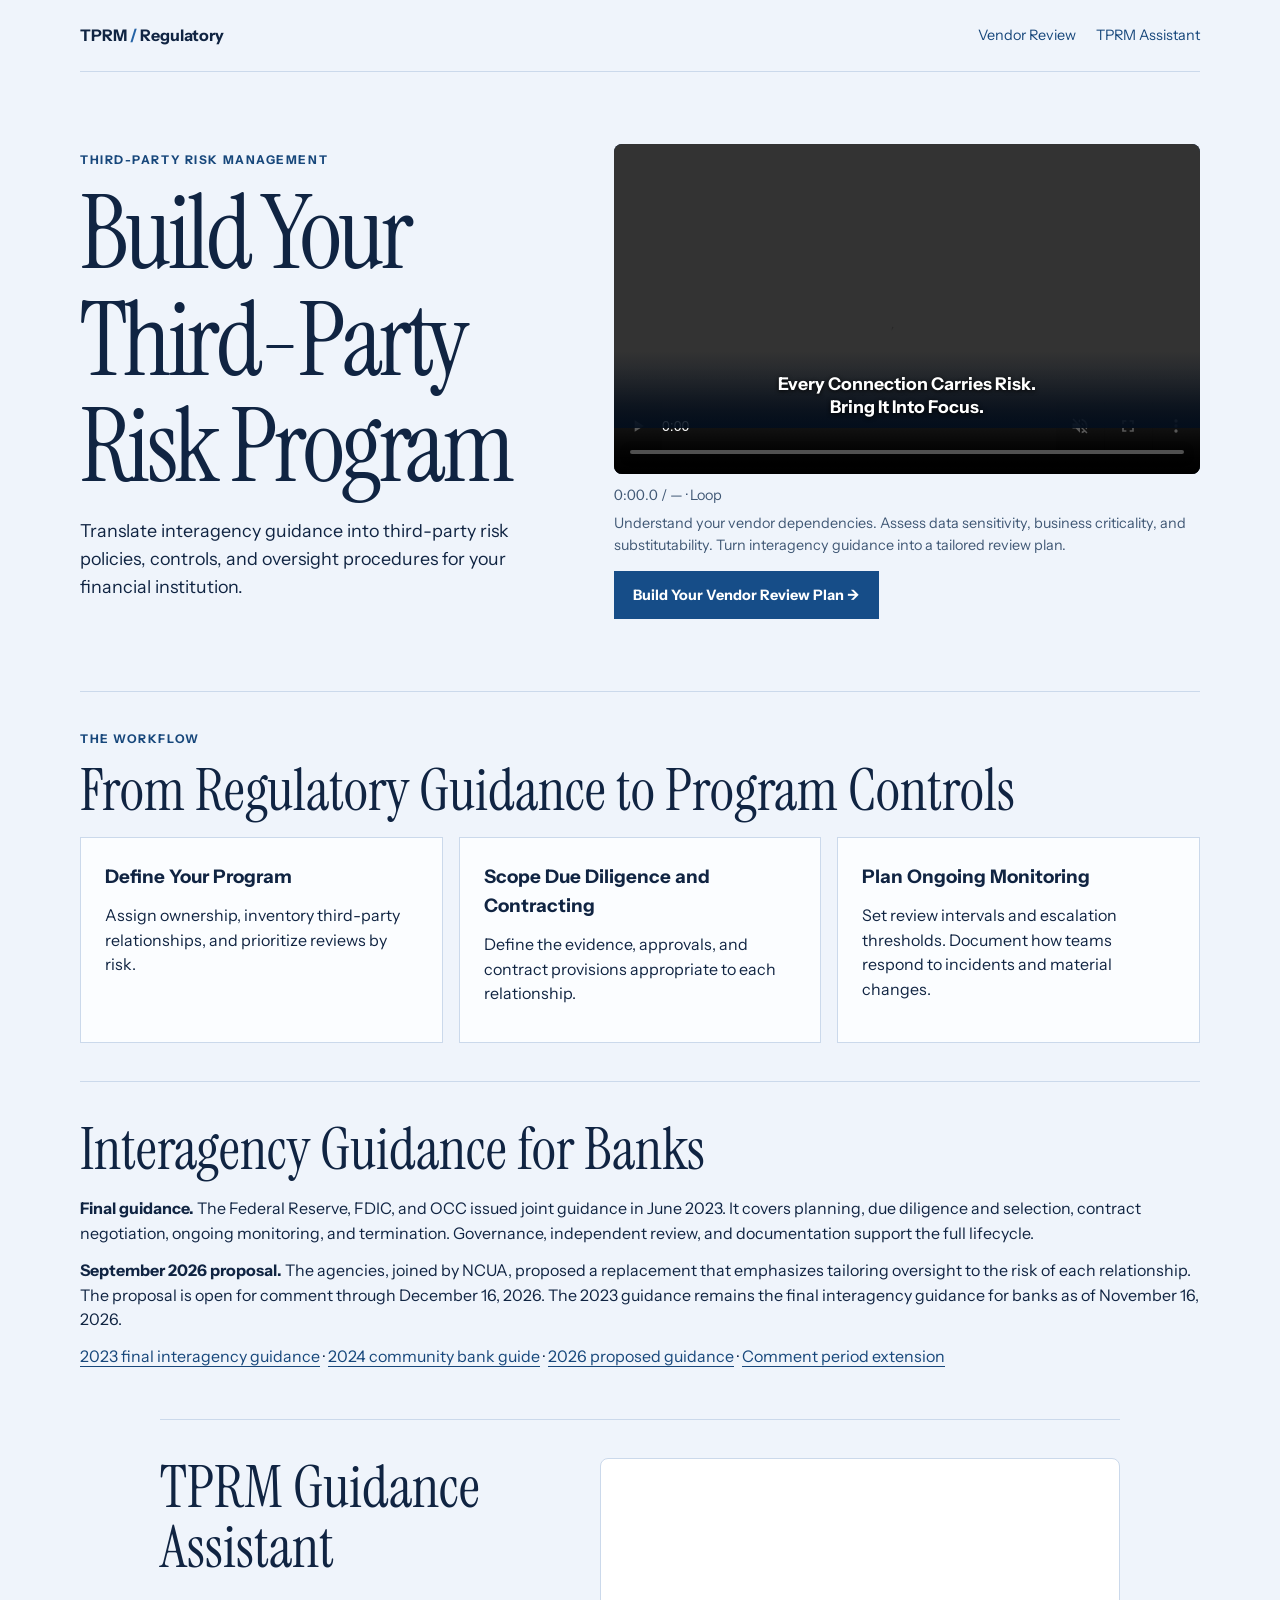
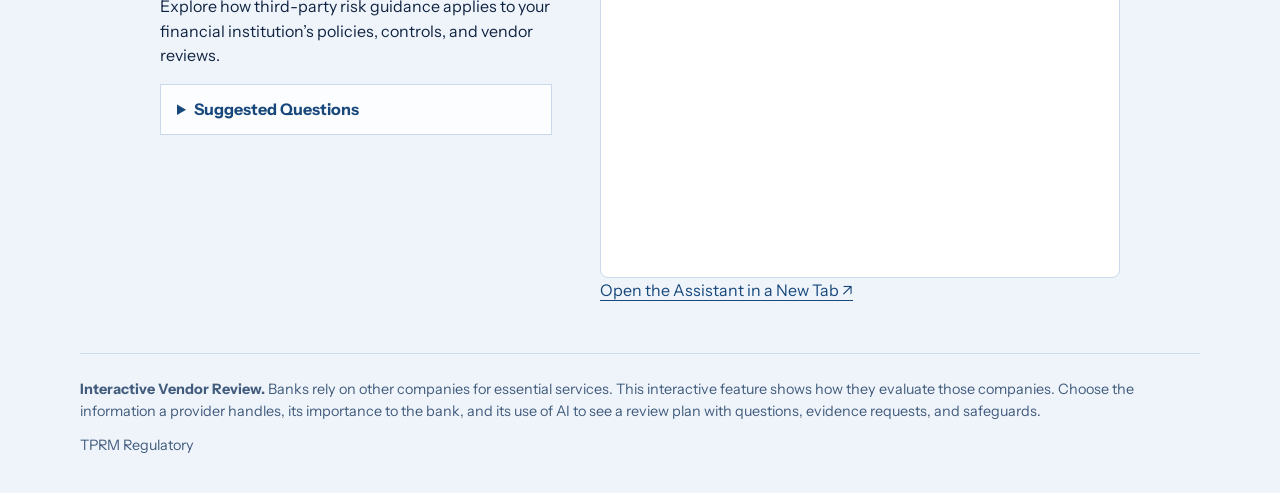
<file: index.html>
<!doctype html>
<html lang="en"><head><meta charset="utf-8"><meta name="viewport" content="width=device-width, initial-scale=1"><title >Build Your Third-Party Risk Program | TPRM Regulatory</title><link rel="stylesheet" href="site.css?v=blue"><style>
@media (min-width: 900px) {
  .hero { grid-template-columns: minmax(0, 1fr) minmax(0, 1.2fr); gap: clamp(28px, 3.5vw, 48px); }
}
.hero-film { margin: 0; min-width: 0; }
.hero-video-stage { position: relative; container-type: inline-size; }
.hero-video-message {
  position: absolute;
  left: 0;
  right: 0;
  bottom: 46px;
  padding: 1.4rem .8rem .55rem;
  background: linear-gradient(transparent, rgba(3, 14, 29, .94));
  color: #fff;
  text-align: center;
  pointer-events: none;
  font-size: clamp(12px, 3cqw, 20px);
  font-weight: 700;
  line-height: 1.3;
  text-shadow: 0 1px 4px #000;
}
.hero-film .button { display: inline-block; margin-top: .9rem; }
.hero-film-cue {
  display: block;
  margin-bottom: .25rem;
  color: #082344;
  font-size: 1rem;
  font-weight: 700;
  line-height: 1.35;
}
.hero-film video { aspect-ratio: 16 / 9; object-fit: contain; filter: none; border-radius: 8px; }
.hero-film figcaption { margin-top: .65rem; color: #405875; font-size: .9rem; }
</style><style>
.chat > p:first-of-type { max-width: 65ch; }
.chat details { margin: 1rem 0; padding: .75rem 1rem; border: 1px solid var(--line); background: #fbfdff; }
.chat summary { color: var(--green); font-weight: 700; cursor: pointer; }
.chat details ul { margin: .6rem 0 0; padding-left: 1.4rem; }
.chat { display: grid; grid-template-columns: minmax(0, 1fr) minmax(0, 520px); align-items: start; gap: clamp(1rem, 4vw, 3rem); max-width: 960px; margin-inline: auto; }
.chat .assistant-panel { min-width: 0; }
.chat iframe { height: 420px; border-radius: 8px; }
@media (max-width: 760px) {
  .chat { grid-template-columns: minmax(0, 1fr); }
  .chat iframe { height: 380px; }
}
</style></head>
<body><header><a class="brand" href="./">TPRM<span> / </span>Regulatory</a><nav aria-label="Main navigation"><a href="review.html" >Vendor Review</a><a href="#chat" >TPRM Assistant</a></nav></header><main><section class="hero"><div><p class="eyebrow">THIRD-PARTY RISK MANAGEMENT</p><h1 >Build Your Third-Party Risk Program</h1><p>Translate interagency guidance into third-party risk policies, controls, and oversight procedures for your financial institution.</p></div><figure class="hero-film">
  <div class="hero-video-stage">
    <video controls autoplay muted loop playsinline preload="auto" aria-label="AI-generated cinematic reveal of USA Bank and its vendor network. Every connection carries risk. Bring it into focus."><source src="tprm-usa-bank.mp4" type="video/mp4"></video>
    <div class="hero-video-message" aria-hidden="true">Every Connection Carries Risk.<br>Bring It Into Focus.</div>
  </div>
  <figcaption>
    <output id="hero-video-time" aria-label="Video elapsed time and duration" aria-live="off" style="display:block;margin-bottom:.35rem;font-variant-numeric:tabular-nums">0:00.0 / — · Loop</output>
    Understand your vendor dependencies. Assess data sensitivity, business criticality, and substitutability. Turn interagency guidance into a tailored review plan.
    <a class="button" href="review.html?v=title-case">Build Your Vendor Review Plan <span aria-hidden="true">→</span></a>
  </figcaption>
  <script>
    const heroVideo = document.querySelector('.hero-film video');
    const heroTime = document.getElementById('hero-video-time');

    function formatVideoTime(seconds) {
      const tenths = Math.floor(seconds * 10);
      const minutes = Math.floor(tenths / 600);
      const remainder = String(Math.floor(tenths / 10) % 60).padStart(2, '0');
      return `${minutes}:${remainder}.${tenths % 10}`;
    }

    function updateVideoDisplay() {
      if (!Number.isFinite(heroVideo.duration) || heroVideo.duration <= 0) return;
      heroTime.textContent = `${formatVideoTime(heroVideo.currentTime)} / ${formatVideoTime(heroVideo.duration)} · Loop`;
    }

    heroVideo.addEventListener('loadedmetadata', updateVideoDisplay);
    heroVideo.addEventListener('timeupdate', updateVideoDisplay);
    updateVideoDisplay();
  </script>
</figure></section><section class="summary"><p class="eyebrow">THE WORKFLOW</p><h2 >From Regulatory Guidance to Program Controls</h2><div class="grid"><article><h3 >Define Your Program</h3><p>Assign ownership, inventory third-party relationships, and prioritize reviews by risk.</p></article><article><h3 >Scope Due Diligence and Contracting</h3><p>Define the evidence, approvals, and contract provisions appropriate to each relationship.</p></article><article><h3 >Plan Ongoing Monitoring</h3><p>Set review intervals and escalation thresholds. Document how teams respond to incidents and material changes.</p></article></div></section><section class="summary" aria-labelledby="guidance-heading">
  <h2 id="guidance-heading" >Interagency Guidance for Banks</h2>
  <p><strong>Final guidance.</strong> The Federal Reserve, FDIC, and OCC issued joint guidance in June 2023. It covers planning, due diligence and selection, contract negotiation, ongoing monitoring, and termination. Governance, independent review, and documentation support the full lifecycle.</p>
  <p><strong>September 2026 proposal.</strong> The agencies, joined by NCUA, proposed a replacement that emphasizes tailoring oversight to the risk of each relationship. The proposal is open for comment through December 16, 2026. The 2023 guidance remains the final interagency guidance for banks as of November 16, 2026.</p>
  <p><a href="https://www.occ.gov/news-issuances/bulletins/2023/bulletin-2023-17.html">2023 final interagency guidance</a> · <a href="https://www.occ.gov/news-issuances/bulletins/2024/bulletin-2024-11.html">2024 community bank guide</a> · <a href="https://www.occ.gov/news-issuances/bulletins/2026/bulletin-2026-46.html">2026 proposed guidance</a> · <a href="https://www.occ.gov/news-issuances/bulletins/2026/bulletin-2026-57.html">Comment period extension</a></p>
</section>
<section class="chat" id="chat" aria-labelledby="assistant-heading">
  <div class="assistant-copy">
  <h2 id="assistant-heading" >TPRM Guidance Assistant</h2>
  <p>Explore how third-party risk guidance applies to your financial institution’s policies, controls, and vendor reviews.</p>
  <details>
    <summary >Suggested Questions</summary>
    <ul>
      <li>What evidence should we request during third-party due diligence?</li>
      <li>What should we address in a contract with a critical service provider?</li>
      <li>How should we set a monitoring schedule based on vendor risk?</li>
    </ul>
  </details>
  </div>
  <div class="assistant-panel">
  <iframe id="assistant-frame" title="TPRM Guidance Assistant" data-src="https://share.chatling.ai/s/bdZsndnXXYo1NCs"></iframe>
  <script>
    const assistantFrame = document.getElementById('assistant-frame');
    const visibilityObserver = new IntersectionObserver(([entry]) => {
      if (entry.intersectionRatio < 0.5) return;
      visibilityObserver.disconnect();
      assistantFrame.src = assistantFrame.dataset.src;
    }, { threshold: 0.5 });
    visibilityObserver.observe(assistantFrame);
  </script>
  <p><a href="https://share.chatling.ai/s/bdZsndnXXYo1NCs" target="_blank" rel="noopener" >Open the Assistant in a New Tab ↗</a></p>
  </div>
</section></main><footer><p><strong >Interactive Vendor Review.</strong> Banks rely on other companies for essential services. This interactive feature shows how they evaluate those companies. Choose the information a provider handles, its importance to the bank, and its use of AI to see a review plan with questions, evidence requests, and safeguards.</p><p>TPRM Regulatory</p></footer></body></html>
</file>
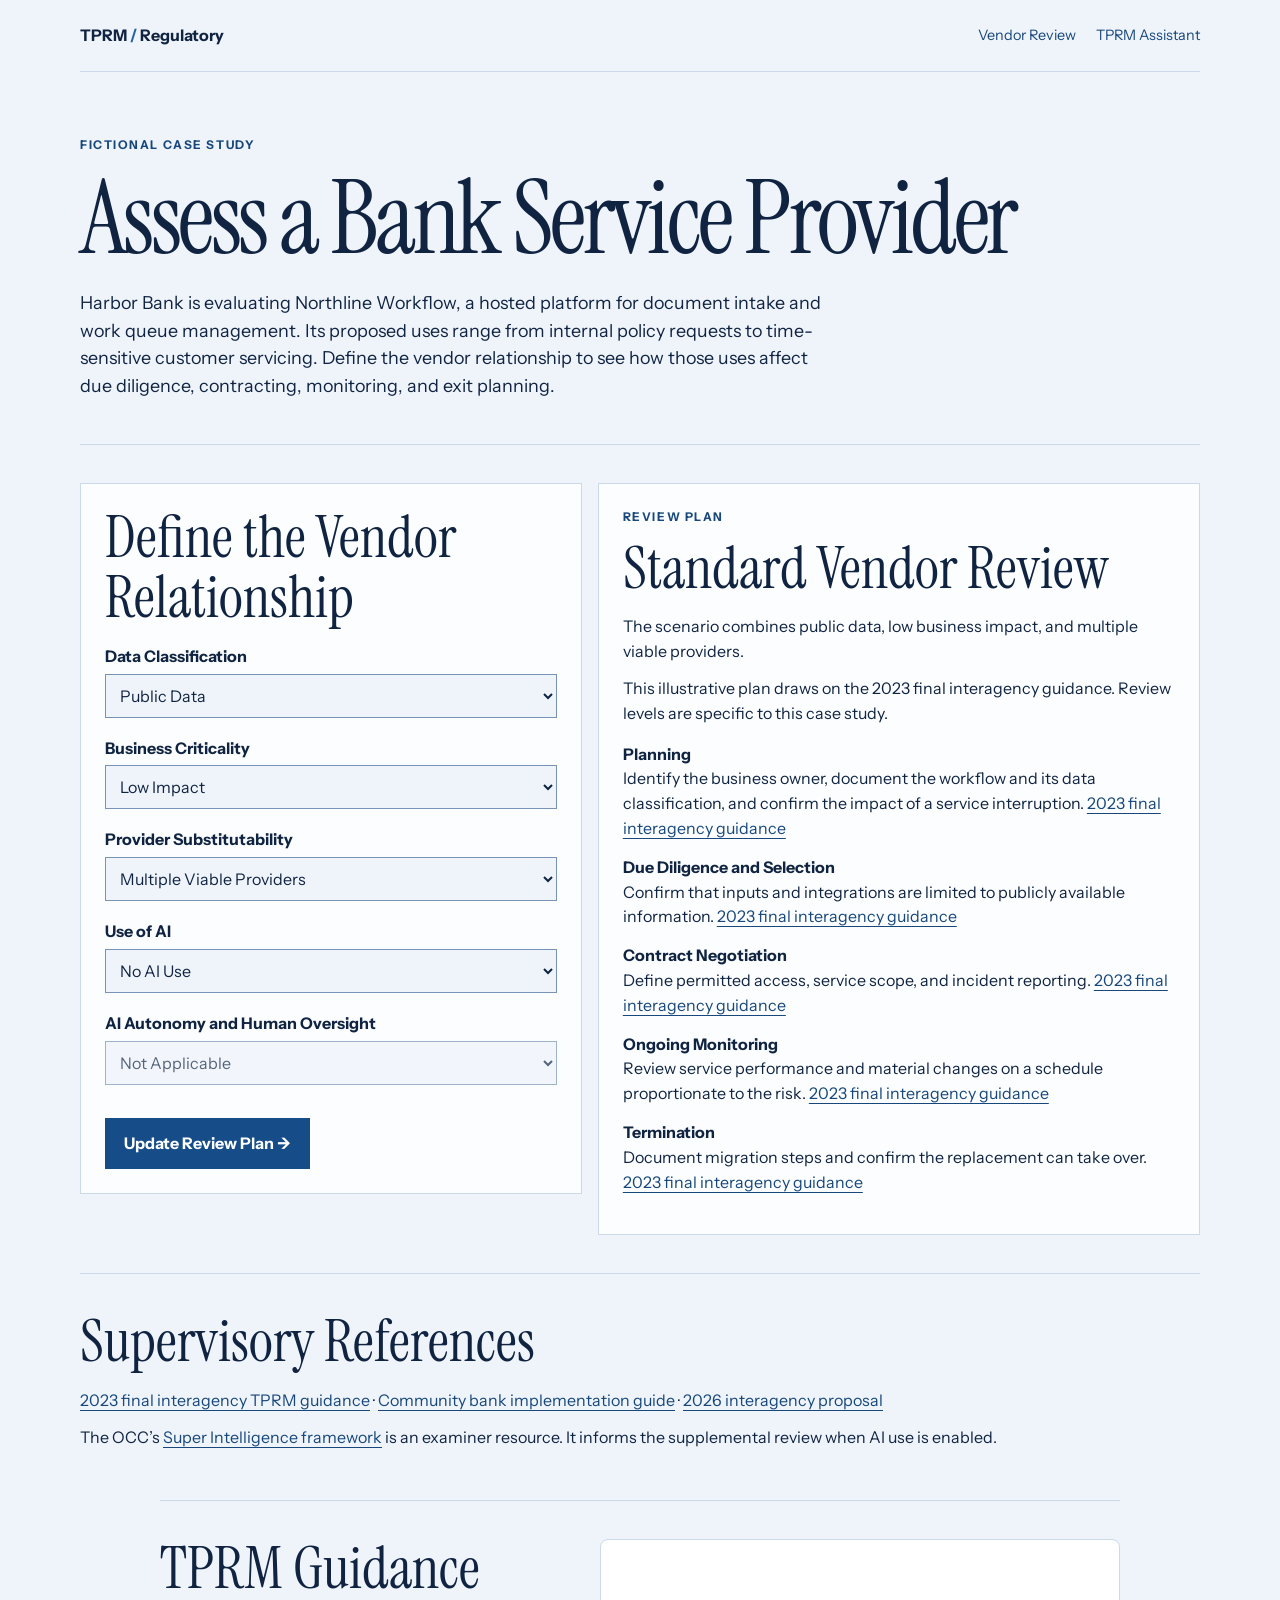
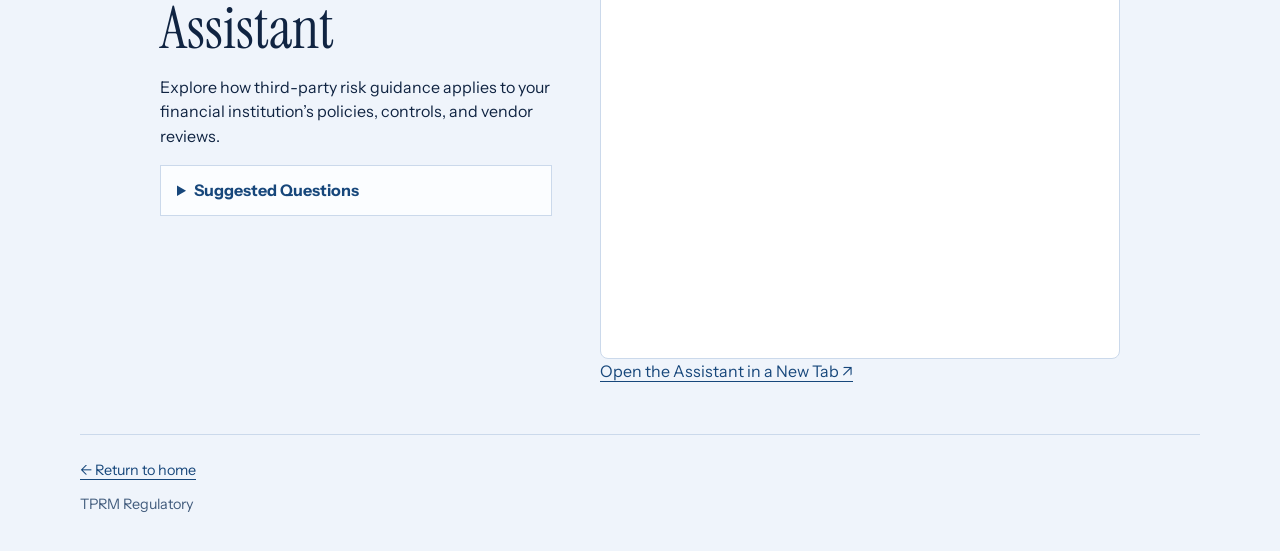
<file: review.html>
<!doctype html>
<html lang="en"><head><meta charset="utf-8"><meta name="viewport" content="width=device-width, initial-scale=1"><title >Vendor Review | TPRM Regulatory</title><link rel="stylesheet" href="site.css?v=blue"><style>
.chat > p:first-of-type { max-width: 65ch; }
.chat details { margin: 1rem 0; padding: .75rem 1rem; border: 1px solid var(--line); background: #fbfdff; }
.chat summary { color: var(--green); font-weight: 700; cursor: pointer; }
.chat details ul { margin: .6rem 0 0; padding-left: 1.4rem; }
.chat { display: grid; grid-template-columns: minmax(0, 1fr) minmax(0, 520px); align-items: start; gap: clamp(1rem, 4vw, 3rem); max-width: 960px; margin-inline: auto; }
.chat .assistant-panel { min-width: 0; }
.chat iframe { height: 420px; border-radius: 8px; }
@media (max-width: 760px) {
  .chat { grid-template-columns: minmax(0, 1fr); }
  .chat iframe { height: 380px; }
}
</style></head>
<body><header><a class="brand" href="./">TPRM<span> / </span>Regulatory</a><nav aria-label="Main navigation"><a href="review.html" >Vendor Review</a><a href="#chat" >TPRM Assistant</a></nav></header><main><section class="intro"><p class="eyebrow">FICTIONAL CASE STUDY</p><h1 >Assess a Bank Service Provider</h1><p>Harbor Bank is evaluating Northline Workflow, a hosted platform for document intake and work queue management. Its proposed uses range from internal policy requests to time-sensitive customer servicing. Define the vendor relationship to see how those uses affect due diligence, contracting, monitoring, and exit planning.</p></section><section class="workbench"><form id="review"><h2 >Define the Vendor Relationship</h2><label for="data" >Data Classification</label>
<select name="data" id="data"><option value="public" >Public Data</option><option value="sensitive" >Business-Sensitive Data</option><option value="restricted" >Confidential Data or Personally Identifiable Information (PII)</option></select>
<label for="criticality" >Business Criticality</label>
<select name="criticality" id="criticality"><option value="low" >Low Impact</option><option value="moderate" >Moderate Impact</option><option value="high" >High Impact</option></select>
<label for="dependency" >Provider Substitutability</label>
<select name="dependency" id="dependency"><option value="available" >Multiple Viable Providers</option><option value="limited" >Limited Viable Substitutes</option><option value="sole" >Sole-Source Provider</option></select>
<label for="ai" >Use of AI</label>
<select name="ai" id="ai"><option value="none" >No AI Use</option><option value="assist" >AI-Assisted Analysis or Summarization</option><option value="workflow" >AI-Enabled Workflow Automation</option></select>
<label for="autonomy" >AI Autonomy and Human Oversight</label>
<select name="autonomy" id="autonomy" disabled><option value="na" disabled >Not Applicable</option><option value="advisory" >Decision Support Only</option><option value="approval" >Human-in-the-Loop (Approval Before Action)</option><option value="monitored" >Human-on-the-Loop (Monitor and Intervene)</option><option value="autonomous" >Fully Autonomous (No Real-Time Approval)</option></select>
<button class="button" type="submit" >Update Review Plan <span aria-hidden="true">→</span></button></form><article class="result" aria-live="polite"><p class="eyebrow">REVIEW PLAN</p><h2 id="plan"></h2><p id="rationale"></p><p>This illustrative plan draws on the 2023 final interagency guidance. Review levels are specific to this case study.</p><dl id="actions"></dl></article></section><script src="vendor-assessment.js?v=title-case" defer></script><section class="summary" aria-labelledby="guidance-heading"><h2 id="guidance-heading" >Supervisory References</h2><p><a href="https://www.occ.gov/news-issuances/bulletins/2023/bulletin-2023-17.html">2023 final interagency TPRM guidance</a> · <a href="https://www.occ.gov/news-issuances/bulletins/2024/bulletin-2024-11.html">Community bank implementation guide</a> · <a href="https://www.occ.gov/news-issuances/bulletins/2026/bulletin-2026-46.html">2026 interagency proposal</a></p><p>The OCC’s <a href="https://www.occ.gov/news-issuances/bulletins/2026/bulletin-2026-54.html">Super Intelligence framework</a> is an examiner resource. It informs the supplemental review when AI use is enabled.</p></section>
<section class="chat" id="chat" aria-labelledby="assistant-heading">
  <div class="assistant-copy">
  <h2 id="assistant-heading" >TPRM Guidance Assistant</h2>
  <p>Explore how third-party risk guidance applies to your financial institution’s policies, controls, and vendor reviews.</p>
  <details>
    <summary >Suggested Questions</summary>
    <ul>
      <li>What evidence should we request during third-party due diligence?</li>
      <li>What should we address in a contract with a critical service provider?</li>
      <li>How should we set a monitoring schedule based on vendor risk?</li>
    </ul>
  </details>
  </div>
  <div class="assistant-panel">
  <iframe id="assistant-frame" title="TPRM Guidance Assistant" data-src="https://share.chatling.ai/s/bdZsndnXXYo1NCs"></iframe>
  <script>
    const assistantFrame = document.getElementById('assistant-frame');
    const visibilityObserver = new IntersectionObserver(([entry]) => {
      if (entry.intersectionRatio < 0.5) return;
      visibilityObserver.disconnect();
      assistantFrame.src = assistantFrame.dataset.src;
    }, { threshold: 0.5 });
    visibilityObserver.observe(assistantFrame);
  </script>
  <p><a href="https://share.chatling.ai/s/bdZsndnXXYo1NCs" target="_blank" rel="noopener" >Open the Assistant in a New Tab ↗</a></p>
  </div>
</section></main><footer><p><a href="./">← Return to home</a></p><p>TPRM Regulatory</p></footer></body></html>
</file>
<file: site.css>
@import url('https://fonts.googleapis.com/css2?family=Instrument+Sans:wght@400;500;600;700&family=Instrument+Serif&display=swap');
:root{font: 16px/1.55 "Instrument Sans",Arial,sans-serif;color:#102442;background:#eff4fb;--ink:#102442;--green:#17477b;--line:#cbd9eb}*{box-sizing:border-box}body{margin:0}header,main,footer{width:min(1120px,calc(100% - 40px));margin:auto}header{display:flex;align-items:center;justify-content:space-between;gap:1rem;padding:23px 0;border-bottom:1px solid var(--line)}a{color:var(--green);text-underline-offset:4px}header a{text-decoration:none}.brand{font-weight:700;color:var(--ink)}.brand span{color:#2563a6}nav{display:flex;gap:1.25rem;font-size:.9rem}h1,h2{font-family:"Instrument Serif",Georgia,serif;font-weight:400;line-height:1.04;margin:0 0 16px}h1{font-size:clamp(3.5rem,8vw,6.8rem);letter-spacing:-.035em}h2{font-size:clamp(2.35rem,5vw,3.6rem)}h3,p{margin:0 0 12px}.eyebrow{font-size:.75rem;font-weight:700;letter-spacing:.13em;color:var(--green)}.hero{display:grid;grid-template-columns:1.05fr 1fr;gap:clamp(25px,5vw,70px);align-items:center;padding:72px 0}.hero p:not(.eyebrow),.intro>p:not(.eyebrow){max-width:62ch;font-size:1.12rem}.button{display:inline-block;background:#164d88;color:#fff;border:0;padding:13px 19px;font:inherit;font-weight:700;text-decoration:none;cursor:pointer;margin-top:15px}.button:hover{background:#0a305c}video{width:100%;aspect-ratio:4/3;display:block;object-fit:cover;background:#0b2448}.summary,.chat,.workbench{border-top:1px solid var(--line);padding:38px 0}.grid,.workbench{display:grid;gap:16px}.grid{grid-template-columns:repeat(3,1fr)}.grid article,form,.result{border:1px solid var(--line);background:#fbfdff;padding:24px}.intro{padding:64px 0 32px}.note{color:#405875}.workbench{grid-template-columns:1fr 1.2fr;align-items:start}label,select{display:block;width:100%}label,dt{font-weight:700}select{font:inherit;color:inherit;padding:10px;margin:5px 0 18px;background:#eff4fb;border:1px solid #7893b4}dd{margin:0 0 14px}.chat iframe{display:block;width:100%;height:510px;border:1px solid var(--line);background:#fff}.chat iframe+p{margin-top:10px}footer{border-top:1px solid var(--line);padding:24px 0;color:#425c7d;font-size:.9rem}:focus-visible{outline:3px solid #1d62a8;outline-offset:4px}@media(max-width:720px){.hero,.grid,.workbench{grid-template-columns:1fr}.hero{padding:45px 0}nav{gap:.7rem}header{flex-wrap:wrap}}

.hero video{filter:hue-rotate(85deg)}
</file>
